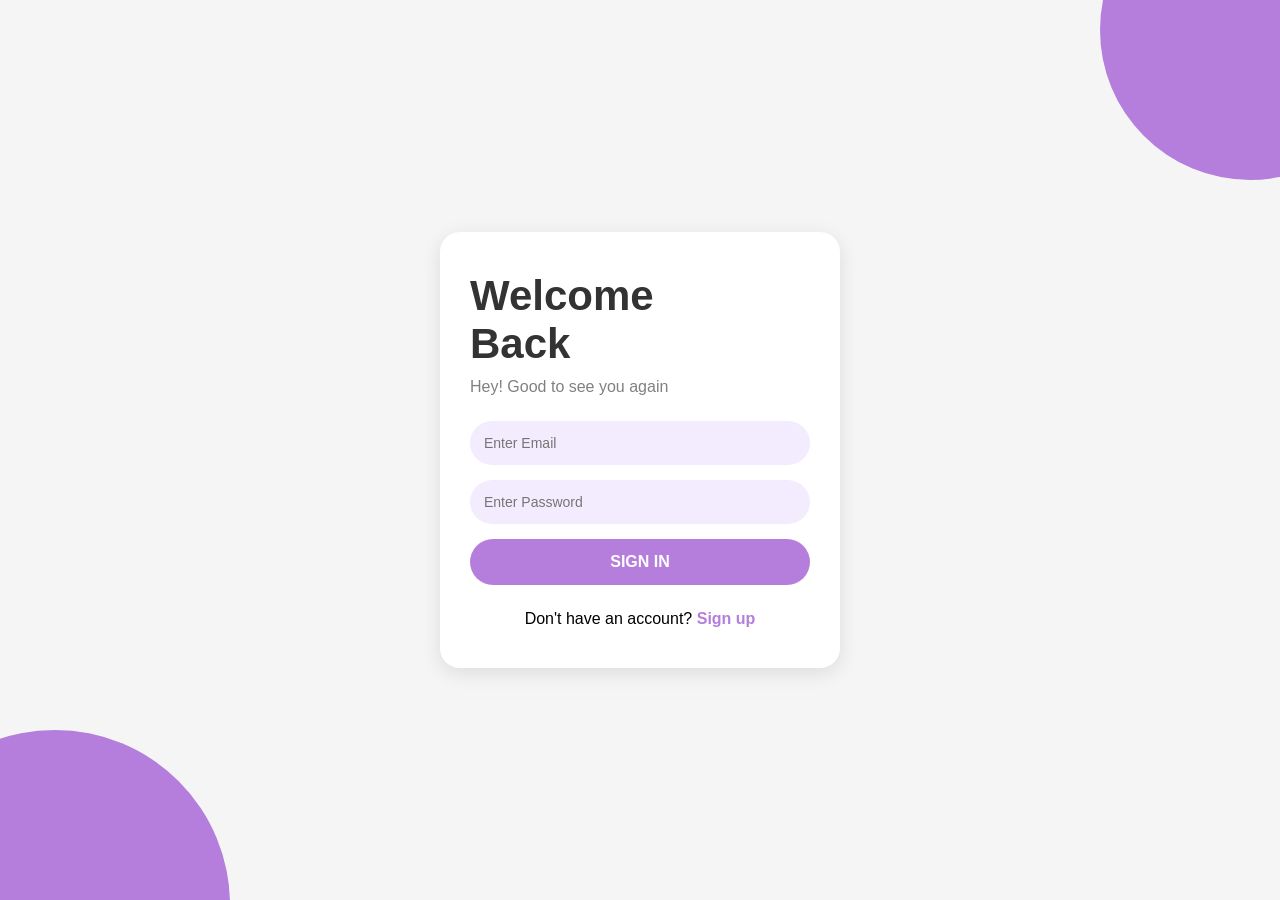
<file: index.html>
<!DOCTYPE html>
<html lang="en">
<head>
    <meta charset="UTF-8">
    <meta name="viewport" content="width=device-width, initial-scale=1.0">
    <title>Login</title>

    <link rel="stylesheet" href="style.css">
</head>
<body>

<div class="container">

    <div class="top-circle"></div>
    <div class="bottom-circle"></div>

    <div class="login-box">

        <h1>Welcome<br>Back</h1>

        <p>Hey! Good to see you again</p>

        <form id="loginForm">

            <input 
                type="email"
                id="loginEmail"
                placeholder="Enter Email"
            >

            <input 
                type="password"
                id="loginPassword"
                placeholder="Enter Password"
            >

            <button type="submit">SIGN IN</button>

            <p id="login-msg"></p>

        </form>

        <div class="signup-text">
            Don't have an account?
            <a href="signup.html">Sign up</a>
        </div>

    </div>

</div>

<script src="script.js"></script>

</body>
</html>
</file>
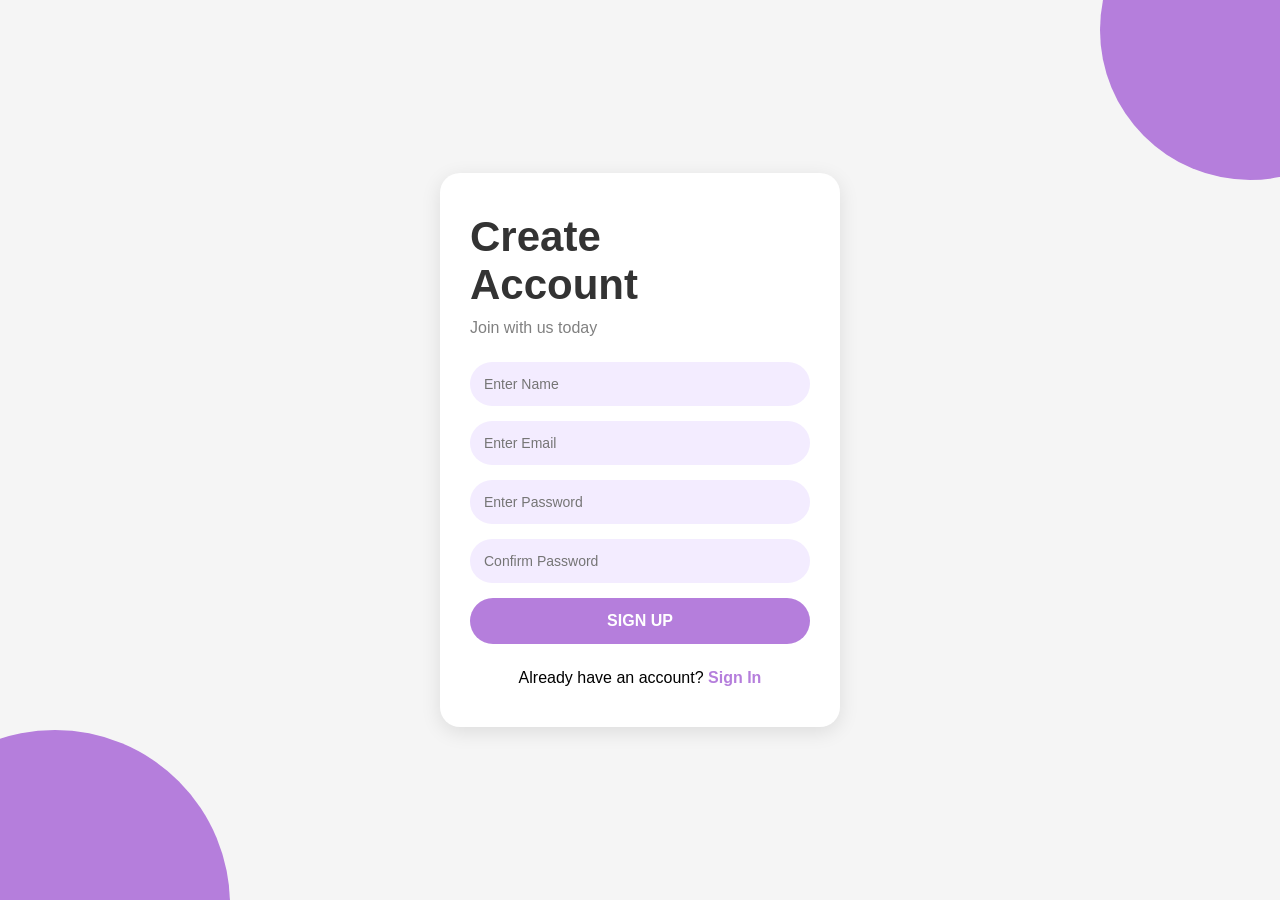
<file: signup.html>
<!DOCTYPE html>
<html lang="en">
<head>
    <meta charset="UTF-8">
    <meta name="viewport" content="width=device-width, initial-scale=1.0">
    <title>Sign Up</title>

    <link rel="stylesheet" href="style.css">
</head>
<body>

<div class="container">

    <div class="top-circle"></div>
    <div class="bottom-circle"></div>

    <div class="login-box">

        <h1>Create<br>Account</h1>

        <p>Join with us today</p>

        <form id="signupForm">

            <input 
                type="text"
                id="name"
                placeholder="Enter Name"
            >

            <input 
                type="email"
                id="email"
                placeholder="Enter Email"
            >

            <input 
                type="password"
                id="password"
                placeholder="Enter Password"
            >

            <input 
                type="password"
                id="confirmPassword"
                placeholder="Confirm Password"
            >

            <button type="submit">SIGN UP</button>

            <p id="signup-msg"></p>

        </form>

        <div class="signup-text">
            Already have an account?
            <a href="index.html">Sign In</a>
        </div>

    </div>

</div>

<script src="script.js"></script>

</body>
</html>
</file>
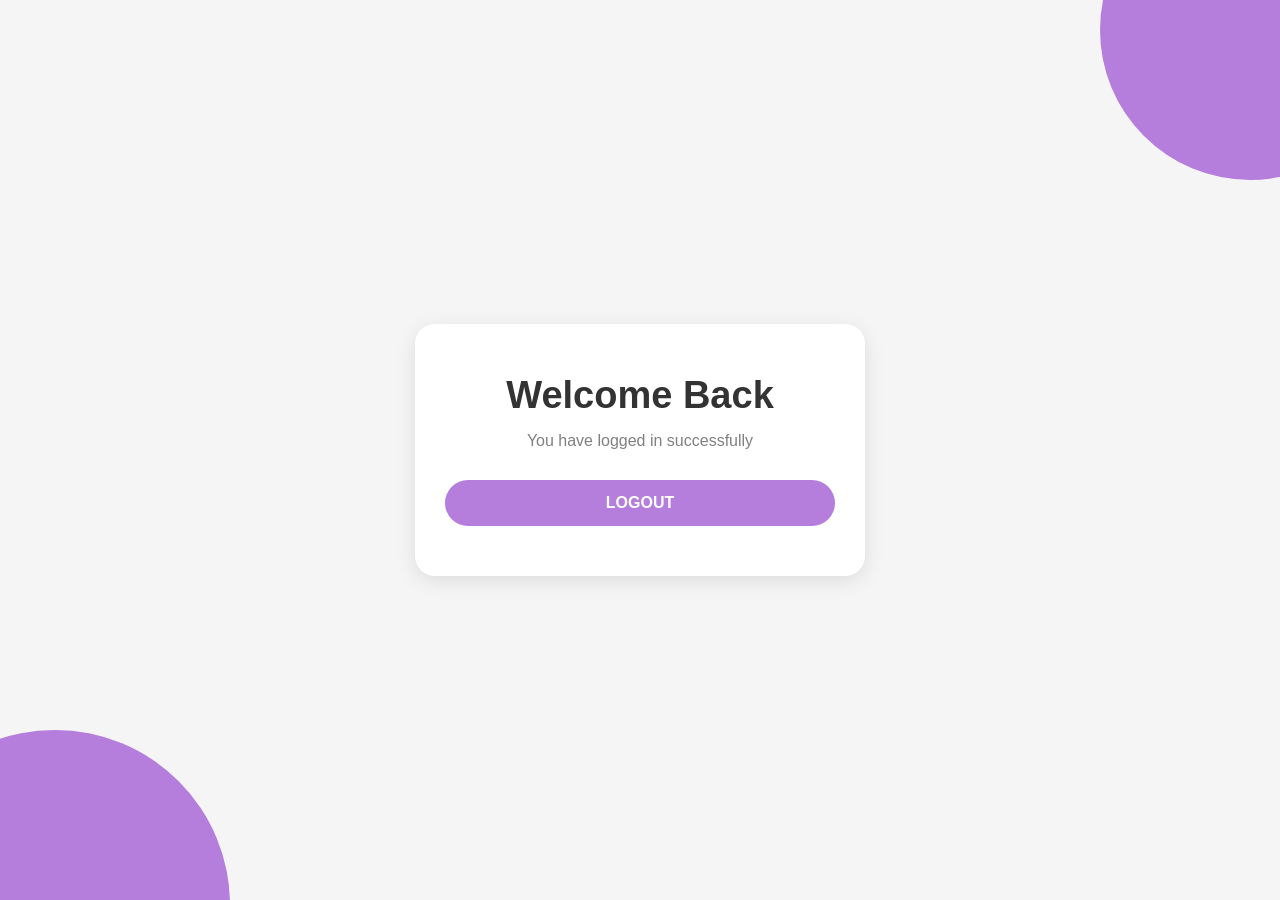
<file: welcome.html>
<!DOCTYPE html>
<html lang="en">
<head>
    <meta charset="UTF-8">
    <meta name="viewport" content="width=device-width, initial-scale=1.0">
    <title>Welcome</title>

    <link rel="stylesheet" href="style.css">
</head>
<body>

<div class="container">

    <div class="top-circle"></div>
    <div class="bottom-circle"></div>

    <div class="welcome-box">

        <h1>Welcome Back</h1>

        <h2 id="welcomeText"></h2>

        <p>You have logged in successfully</p>

        <button onclick="logout()">LOGOUT</button>

    </div>

</div>

<script>

    const name = localStorage.getItem("userName");

    document.getElementById("welcomeText").innerText = name;

    function logout() {

        window.location.href = "index.html";
    }

</script>

</body>
</html>
</file>
<file: style.css>
* {
    margin: 0;
    padding: 0;
    box-sizing: border-box;
}

body {
    font-family: Arial, sans-serif;
    background: #f5f5f5;
}

.container {
    position: relative;
    width: 100%;
    min-height: 100vh;

    display: flex;
    justify-content: center;
    align-items: center;

    overflow: hidden;
    padding: 20px;
}

.top-circle {
    position: absolute;
    width: 300px;
    height: 300px;
    background: #b57edc;
    border-radius: 50%;

    top: -120px;
    right: -120px;
}

.bottom-circle {
    position: absolute;
    width: 350px;
    height: 350px;
    background: #b57edc;
    border-radius: 50%;

    bottom: -180px;
    left: -120px;
}

.login-box {
    position: relative;

    width: 100%;
    max-width: 400px;

    background: white;

    padding: 40px 30px;

    border-radius: 20px;

    box-shadow: 0 5px 20px rgba(0,0,0,0.1);

    z-index: 1;
}

.login-box h1 {
    font-size: 42px;
    color: #333;
    margin-bottom: 10px;
}

.login-box p {
    color: gray;
    margin-bottom: 25px;
}

form input {
    width: 100%;
    padding: 14px;
    margin-bottom: 15px;
    border: none;
    border-radius: 25px;
    background: #f3ecff;
    font-size: 14px;
}

button {
    width: 100%;
    padding: 14px;
    border: none;
    border-radius: 25px;
    background: #b57edc;
    color: white;
    font-size: 16px;
    font-weight: bold;
    cursor: pointer;
}
button:hover {
    background: #9b59d0;
}

#signup-msg,
#login-msg {
    text-align: center;
    margin-top: 15px;
    font-size: 14px;
}

.signup-text {
    text-align: center;
    margin-top: 20px;
}

.signup-text a {
    color: #b57edc;
    text-decoration: none;
    font-weight: bold;
}

@media (max-width: 500px) {

    .login-box {
        padding: 30px 20px;
    }

    .login-box h1 {
        font-size: 34px;
    }
}
/* Welcome Page */

.welcome-box {

    position: relative;

    width: 100%;
    max-width: 450px;

    background: white;

    padding: 50px 30px;

    border-radius: 20px;

    text-align: center;

    box-shadow: 0 5px 20px rgba(0,0,0,0.1);

    z-index: 1;
}

.welcome-box h1 {

    font-size: 38px;

    color: #333;

    margin-bottom: 10px;
}

.welcome-box h2 {

    font-size: 30px;

    color: #b57edc;

    margin-bottom: 15px;

    word-break: break-word;
}

.welcome-box p {

    color: gray;

    margin-bottom: 30px;
}

.welcome-box button {

    width: 100%;
}
</file>
